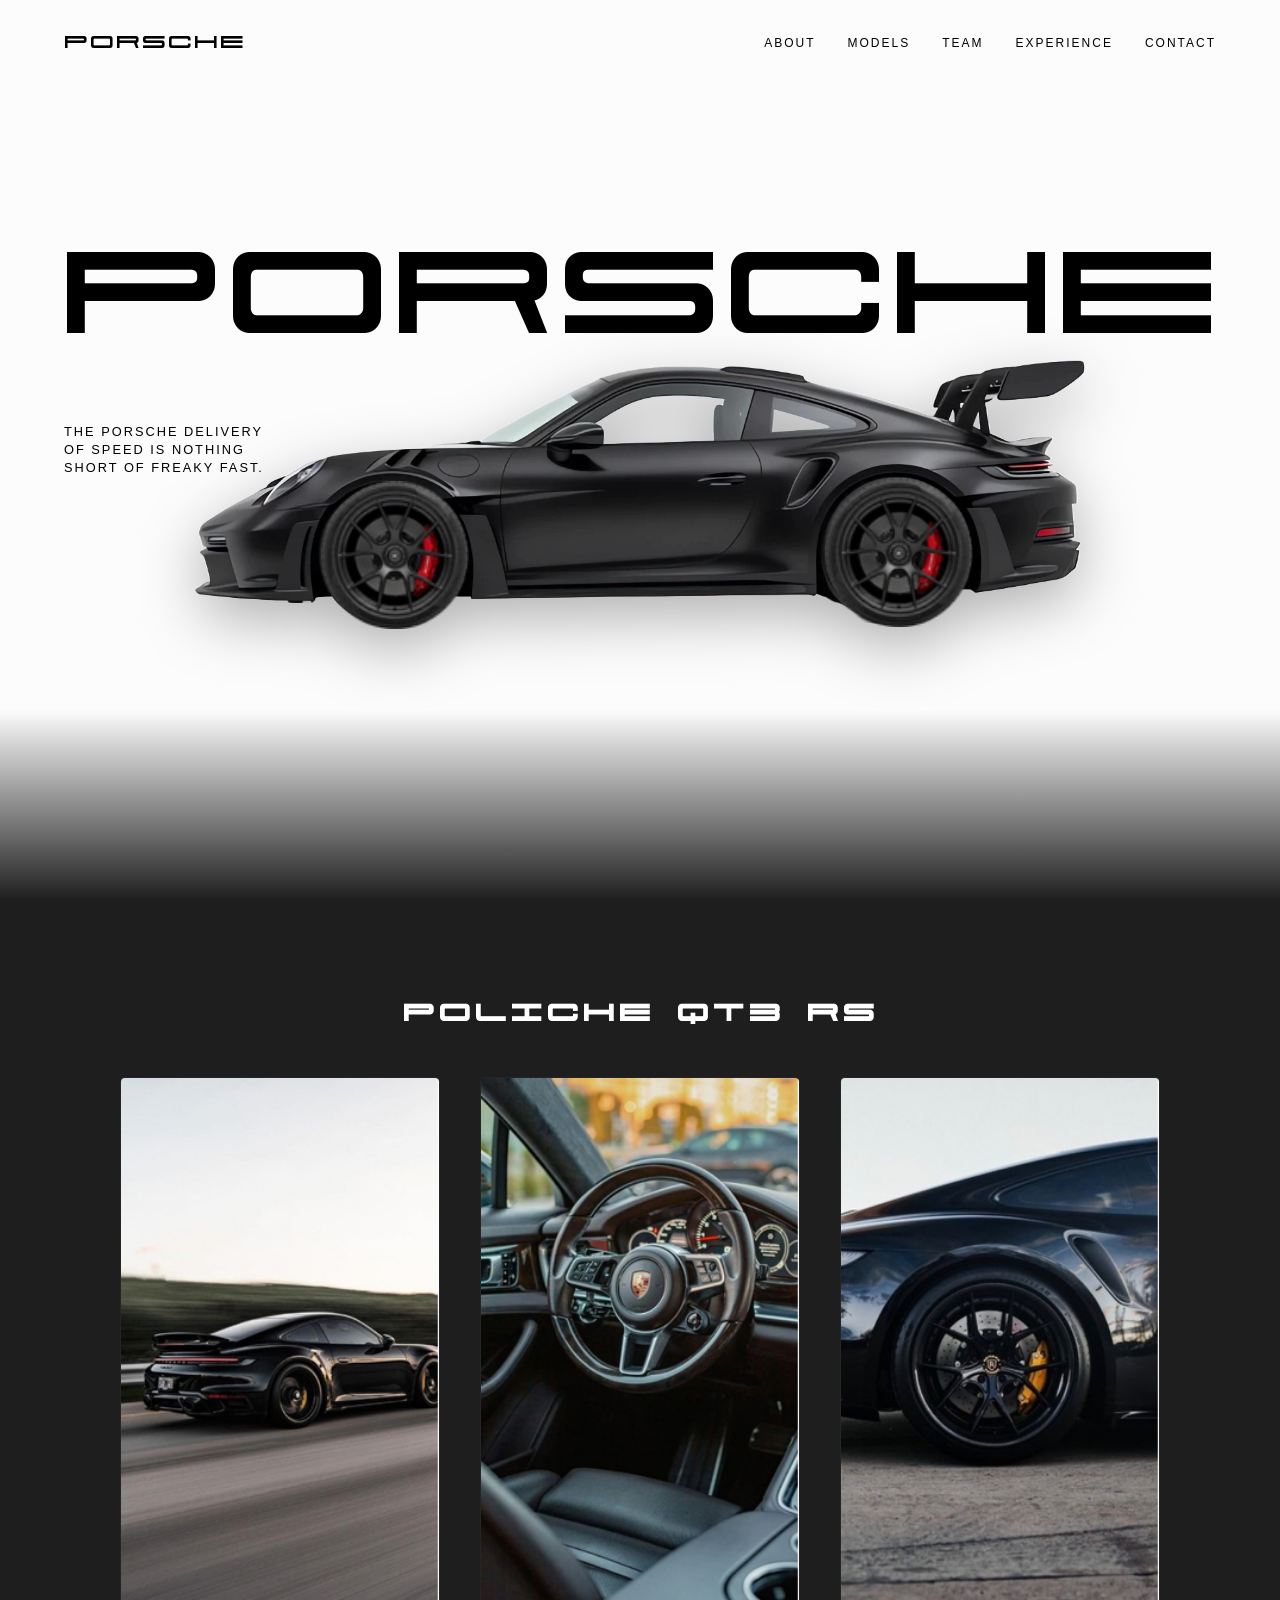
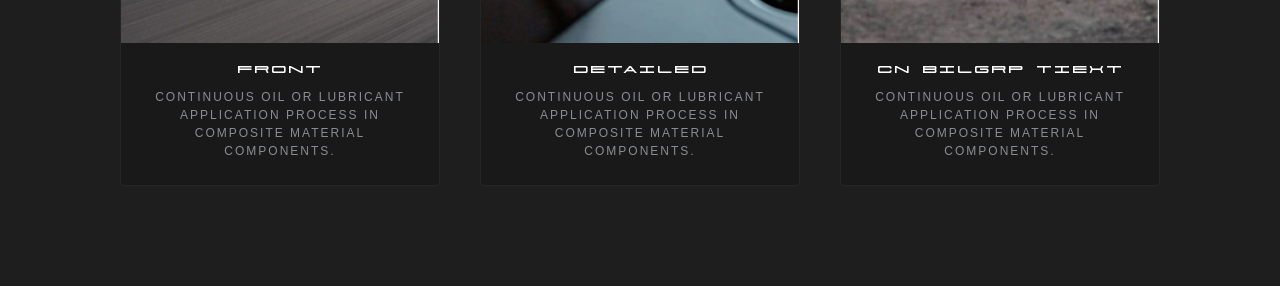
<file: index.html>
<!DOCTYPE html>
<html lang="pt-BR">
<head>
    <meta charset="UTF-8">
    <meta name="viewport" content="width=device-width, initial-scale=1.0">
    <title>PORSCHE</title>
    <link rel="stylesheet" href="style.css">
    <link
      rel="stylesheet"
      href="https://cdnjs.cloudflare.com/ajax/libs/animate.css/4.1.1/animate.min.css"
    />

    <style>
      /* ----------------------------------------------------
         MÉTODO 3: Animação via CSS Puro (Card 3)
         Usa o nome da animação 'pulse' do Animate.css de forma contínua
      ---------------------------------------------------- */
      .card-css {
        animation: pulse 2.5s infinite;
      }
    </style>
</head>
<body>
    <header>
        <h2 class="animate__animated ">porsche</h2>
        <nav>
            <a href="#">About</a>
            <a href="#">Models</a>
            <a href="#">Team</a>
            <a href="#">Experience</a>
            <a href="#">Contact</a>
        </nav>
    </header>

    <main>
        <section class="hero">
            <h1 class="animate__animated "> PORSCHE</h1>
            <p class="text-hero">THE PORSCHE DELIVERY OF SPEED IS NOTHING SHORT OF FREAKY FAST.</p>

            <!--carro-->
            <div class="carro-container animate__animated ">
                <img class="carro-img" src="img/car.webp" alt="porsche">
                
                <!--rodas-->
                <img class="rodas roda-dianteira " src="img/wheel.png" alt="roda">
                <img class="rodas roda-traseira " src="img/wheel.png" alt="roda">
            </div>
        </section>

        <section class="sobre">
          <h2 class="section-title">POLICHE QT3 RS</h2>
          <div class="sobre-container">
            
            <!-- ----------------------------------------------------
                 MÉTODO 1: Animação Nativa no HTML (Card 1)
                 Anima automaticamente ao carregar a página
            ---------------------------------------------------- -->
            <div class="info animate__animated animate__infinite animate__zoomInLeft animate__slow">
              <div class="img-wrapper">
                <img class="img-info" src="img/1.png" alt="Porsche Vista Traseira">
              </div>
              <h3 class="info-title">FRONT</h3>
              <p class="info-text">Continuous oil or lubricant application process in composite material components.</p>
            </div>

            <!-- ----------------------------------------------------
                 MÉTODO 2: Animação Dinâmica via JavaScript (Card 2)
                 Dispara a animação quando o usuário passa o mouse por cima (mouseenter)
            ---------------------------------------------------- -->
            <div class="info" id="cardJS" onmouseenter="animarCardJS()">
              <div class="img-wrapper">
                <img class="img-info" src="img/2.png" alt="Porsche Volante">
              </div>
              <h3 class="info-title">DETAILED</h3>
              <p class="info-text">Continuous oil or lubricant application process in composite material components.</p>
            </div>

            <!-- ----------------------------------------------------
                 MÉTODO 3: Animação via CSS Puro (Card 3)
                 Estilizada pela classe .card-css na tag <style>
            ---------------------------------------------------- -->
            <div class="info card-css">
              <div class="img-wrapper">
                <img class="img-info" src="img/3.png" alt="Porsche Roda">
              </div>
              <h3 class="info-title">CN BILGRP TIEXT</h3>
              <p class="info-text">Continuous oil or lubricant application process in composite material components.</p>
            </div>

          </div>
        </section>
    </main>

    <script>
      /* ----------------------------------------------------
         MÉTODO 2: Função JavaScript para o Card 2
      ---------------------------------------------------- */
      function animarCardJS() {
        const card = document.getElementById('cardJS');

        // Adiciona as classes para rodar a animação ao passar o mouse
        card.classList.add('animate__animated', 'animate__rubberBand');

        // Remove as classes ao fim para permitir repetir no próximo passe de mouse
        card.addEventListener('animationend', () => {
          card.classList.remove('animate__animated', 'animate__rubberBand');
        }, { once: true });
      }
    </script>
</body>
</html>
</file>
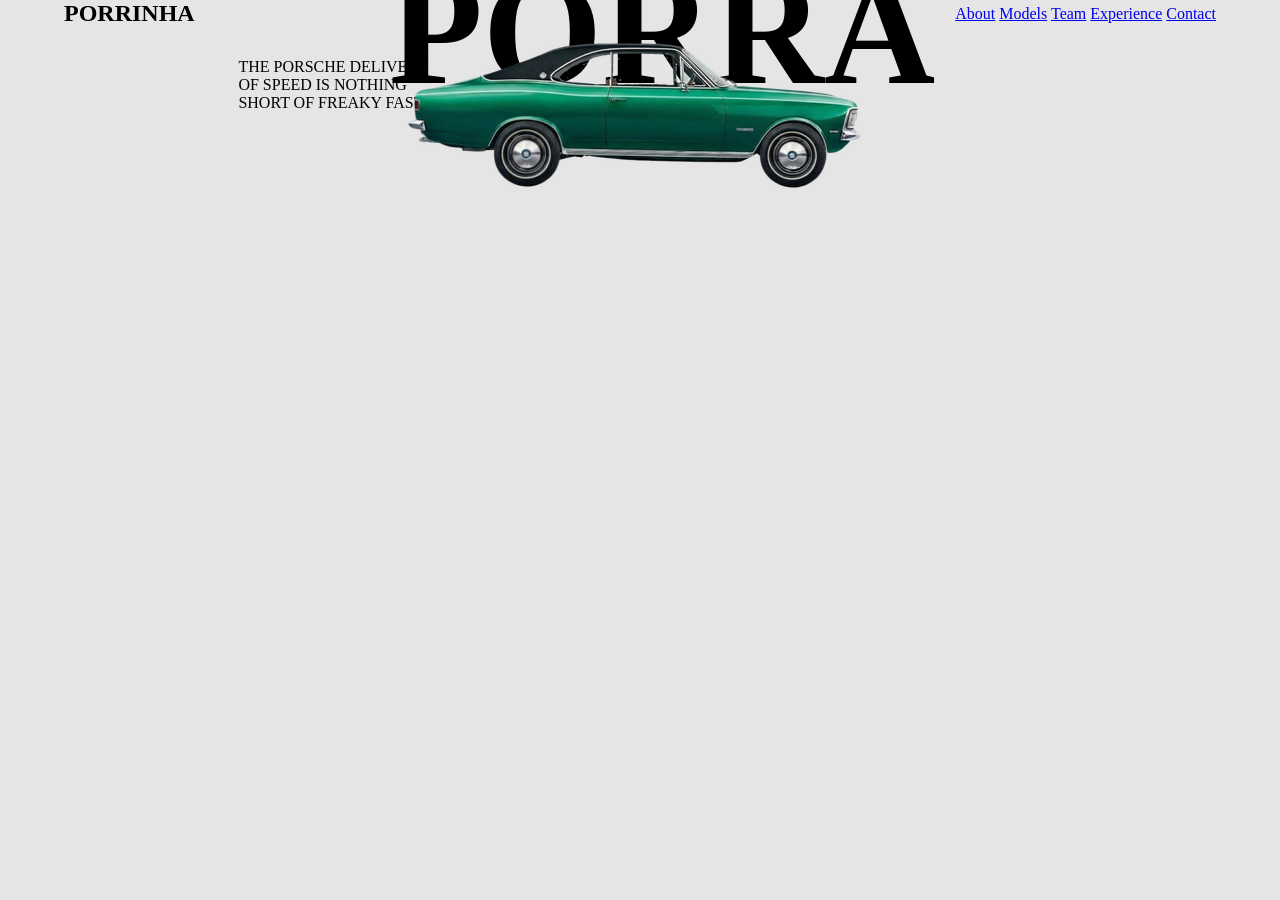
<file: ex.html>
<!DOCTYPE html>
<html lang="en">
<head>
    <meta charset="UTF-8">
    <meta name="viewport" content="width=device-width, initial-scale=1.0">
    <title>Document</title>
    <link rel="stylesheet" href="ex.css">
    <link
    rel="stylesheet"
    href="https://cdnjs.cloudflare.com/ajax/libs/animate.css/4.1.1/animate.min.css"
  />
</head>
<body>
    <main>

    <section class="hero">

        <header>
        <h2 class="logo">PORRINHA</h2>
        <nav class="nav-links">
            <a href="#">About</a>
            <a href="#">Models</a>
            <a href="#">Team</a>
            <a href="#">Experience</a>
            <a href="#">Contact</a>
        </nav>
        </header>

        <div class="conteudo-hero">
            <h1 class="titulo">PORRA</h1>
            <p class="hero-description">
            THE PORSCHE DELIVERY OF SPEED IS NOTHING SHORT OF FREAKY FAST.
            </p>

            <div class="container-carro  animate__animated animate__bounceInRight">
                <img src="img/carro.png" alt="carro">
                <img class="roda rodaTraseira animate__animated animate__rotateIn" src="img/roda.png" alt="roda">
                <img class="roda rodaDianteira animate__animated animate__rotateIn" src="img/roda.png" alt="roda">
            </div>
        </div>
 
    </section>
    </main>
</body>
</html>
</file>
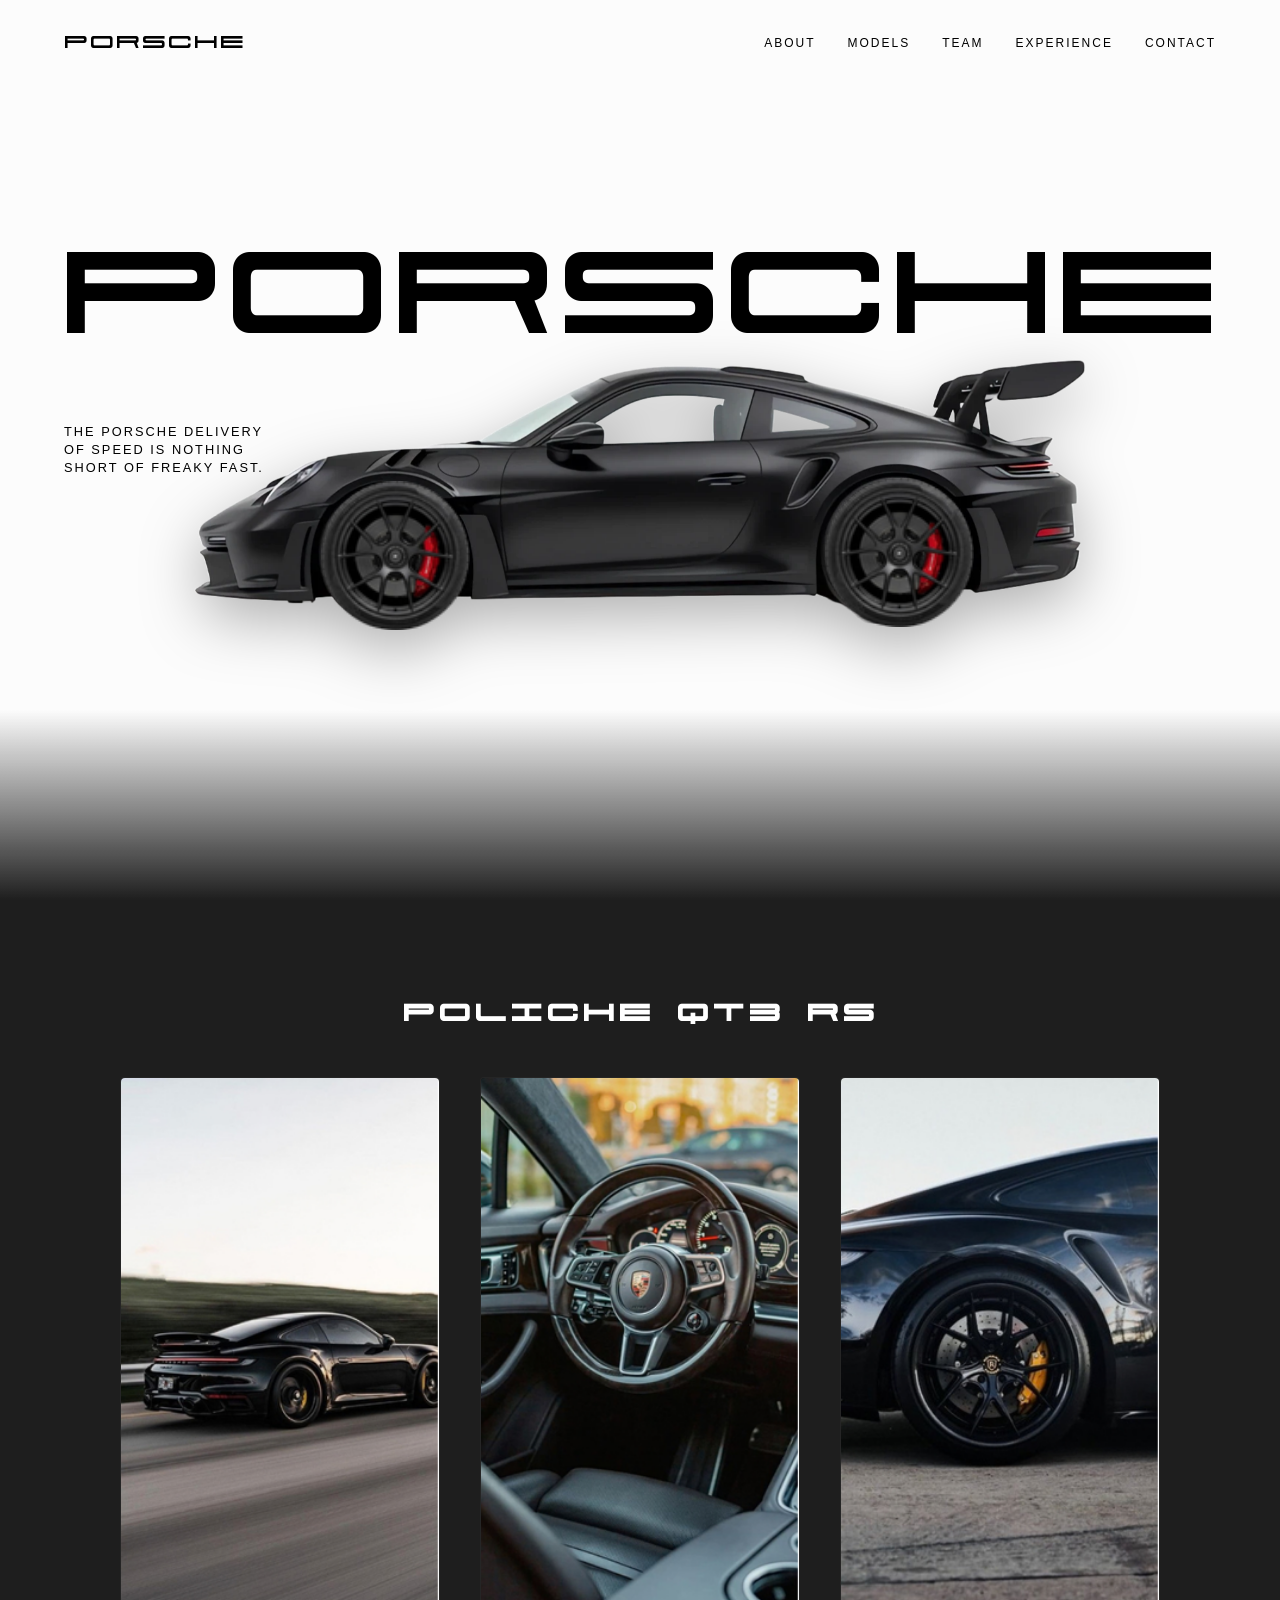
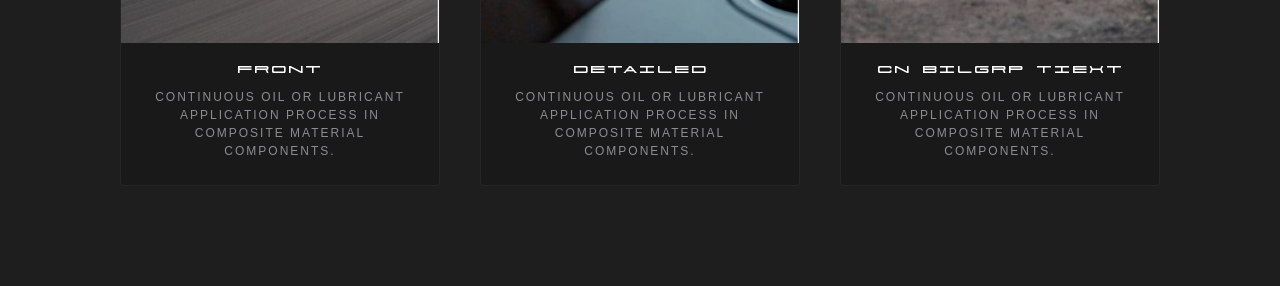
<file: index copy.html>
<!DOCTYPE html>
<html lang="pt-BR">
<head>
    <meta charset="UTF-8">
    <meta name="viewport" content="width=device-width, initial-scale=1.0">
    <title>PORSCHE</title>
    <link rel="stylesheet" href="style.css">
    <link
    rel="stylesheet"
    href="https://cdnjs.cloudflare.com/ajax/libs/animate.css/4.1.1/animate.min.css"
  />
</head>
<body>
    <header>
        <h2 class="">porsche</h2> <!--animar-->
        <nav>
            <a href="#">About</a>
            <a href="#">Models</a>
            <a href="#">Team</a>
            <a href="#">Experience</a>
            <a href="#">Contact</a>
        </nav>
    </header>

    <main>
        <section class="hero">
            <h1 class="animate__animated animate__zoomIn"> PORSCHE</h1>
            <p class="text-hero">THE PORSCHE DELIVERY OF SPEED IS NOTHING SHORT OF FREAKY FAST.</p>

        <!--carro--><div class="carro-container animate__animated ">
                <img class="carro-img" src="img/car.webp" alt="porsche">
                
   <!--rodas-->   <img class="rodas roda-dianteira animate__animated animate__rotateIn" src="img/wheel.png" alt="roda">
                    <img class="rodas roda-traseira animate__animated animate__rotateIn animate__infinite animate__faster" src="img/wheel.png" alt="roda">
                
            </div>
        </section>

        <section class="sobre">

          <h2 class="section-title">POLICHE QT3 RS</h2>
  <div class="sobre-container">
    
    <!-- Card 1 -->
    <div class="info">
      <div class="img-wrapper">
        <img class="img-info" src="img/1.png" alt="Porsche Vista Traseira">
      </div>
      <h3 class="info-title">FRONT</h3>
      <p class="info-text">Continuous oil or lubricant application process in composite material components.</p>
    </div>

    <!-- Card 2 -->
    <div class="info">
      <div class="img-wrapper">
        <img class="img-info" src="img/2.png" alt="Porsche Volante">
      </div>
      <h3 class="info-title">DETAILED</h3>
      <p class="info-text">Continuous oil or lubricant application process in composite material components.</p>
    </div>

    <!-- Card 3 -->
    <div class="info">
      <div class="img-wrapper">
        <img class="img-info" src="img/3.png" alt="Porsche Roda">
      </div>
      <h3 class="info-title">CN BILGRP TIEXT</h3>
      <p class="info-text">Continuous oil or lubricant application process in composite material components.</p>
    </div>

  </div>
</section>
    </main>
</body>
</html>
</file>
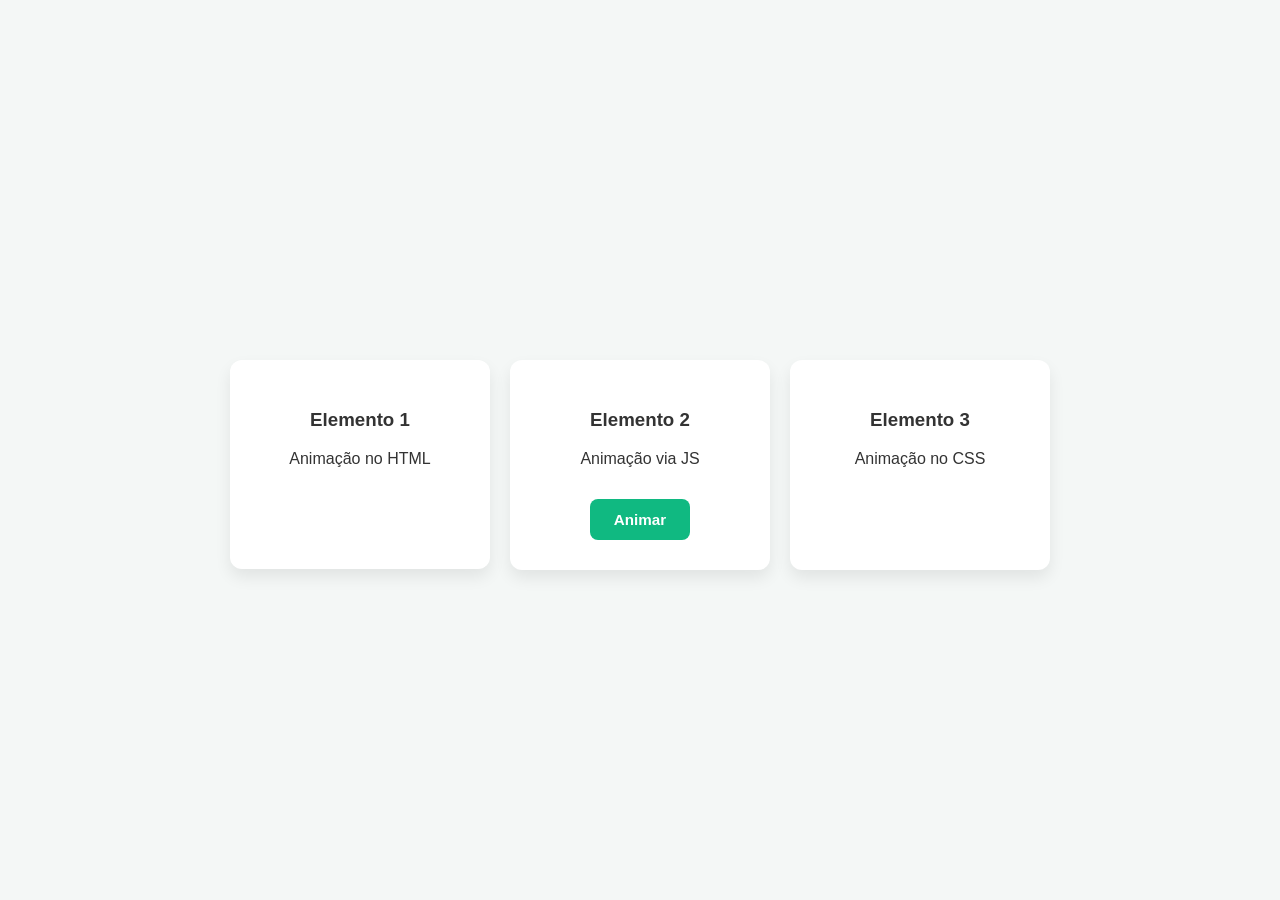
<file: test copy.html>
<!DOCTYPE html>
<html lang="pt-BR">
<head>
  <meta charset="UTF-8">
  <title>Atividade Prática - Animate.css</title>

  <!-- CDN do Animate.css -->
  <link rel="stylesheet" href="https://cdnjs.cloudflare.com/ajax/libs/animate.css/4.1.1/animate.min.css"/>

  <style>
    body {
      font-family: 'Segoe UI', Tahoma, Geneva, Verdana, sans-serif;
      display: flex;
      flex-direction: column;
      align-items: center;
      justify-content: center;
      min-height: 100vh;
      margin: 0;
      background-color: #f4f7f6;
      color: #333;
      transition: background-color 0.3s, color 0.3s;
    }

    .container {
      display: flex;
      gap: 20px;
      flex-wrap: wrap;
      justify-content: center;
      margin-top: 30px;
    }

    .card {
      background: #ffffff;
      padding: 30px;
      border-radius: 12px;
      box-shadow: 0 8px 16px rgba(0,0,0,0.08);
      width: 200px;
      text-align: center;
      transition: background-color 0.3s;
    }




    /* Método 3: Animação via CSS */
    .card-css {
      animation: bounce;
      animation-duration: 2s; 
      /* ALUNO: Adicione aqui a propriedade 'animation' com o nome da animação do Animate.css */
    }




    button {
      padding: 12px 24px;
      font-size: 0.95rem;
      font-weight: 600;
      border: none;
      border-radius: 8px;
      cursor: pointer;
      background-color: #4f46e5;
      color: white;
      transition: transform 0.2s, background-color 0.2s;
    }


    .btn-acao {
      margin-top: 15px;
      background-color: #10b981;
    }

    .btn-acao:hover {
      background-color: #059669;
    }
  </style>
</head>
<body>

  

  <div class="container">

    <!-- FORMA 1: Aplicar direto no HTML -->
    <!-- ALUNO: Adicione as classes do Animate.css na div abaixo (ex: animate__animated animate__bounce) -->
    <div class="card animate__animated animate__bounce">
      <h3>Elemento 1</h3>
      <p>Animação no HTML</p>
    </div>

    <!-- FORMA 2: Aplicar via JavaScript ao Clicar -->
    <div id="cardJS" class="card">
      <h3>Elemento 2</h3>
      <p>Animação via JS</p>
      <button class="btn-acao" onclick="animarComJS()">Animar</button>
    </div>

    <!-- FORMA 3: Aplicar via CSS Puro -->
    <div class="card card-css">
      <h3>Elemento 3</h3>
      <p>Animação no CSS</p>
    </div>

  </div>

  <script>
    // FORMA 2: Animação via JavaScript
    function animarComJS() {
      const el = document.getElementById('cardJS');

      //Adicione as classes do Animate.css ao elemento usando el.classList.add(...)
      el.classList.add('animate__animated', 'animate__rotateIn');

      // Opcional: Remove as classes após o fim para poder animar de novo
      el.addEventListener('animationend', () => {

        //Remova as classes usando el.classList.remove(...)
      }, { once: true });
    }

  </script>

</body>
</html>
</file>
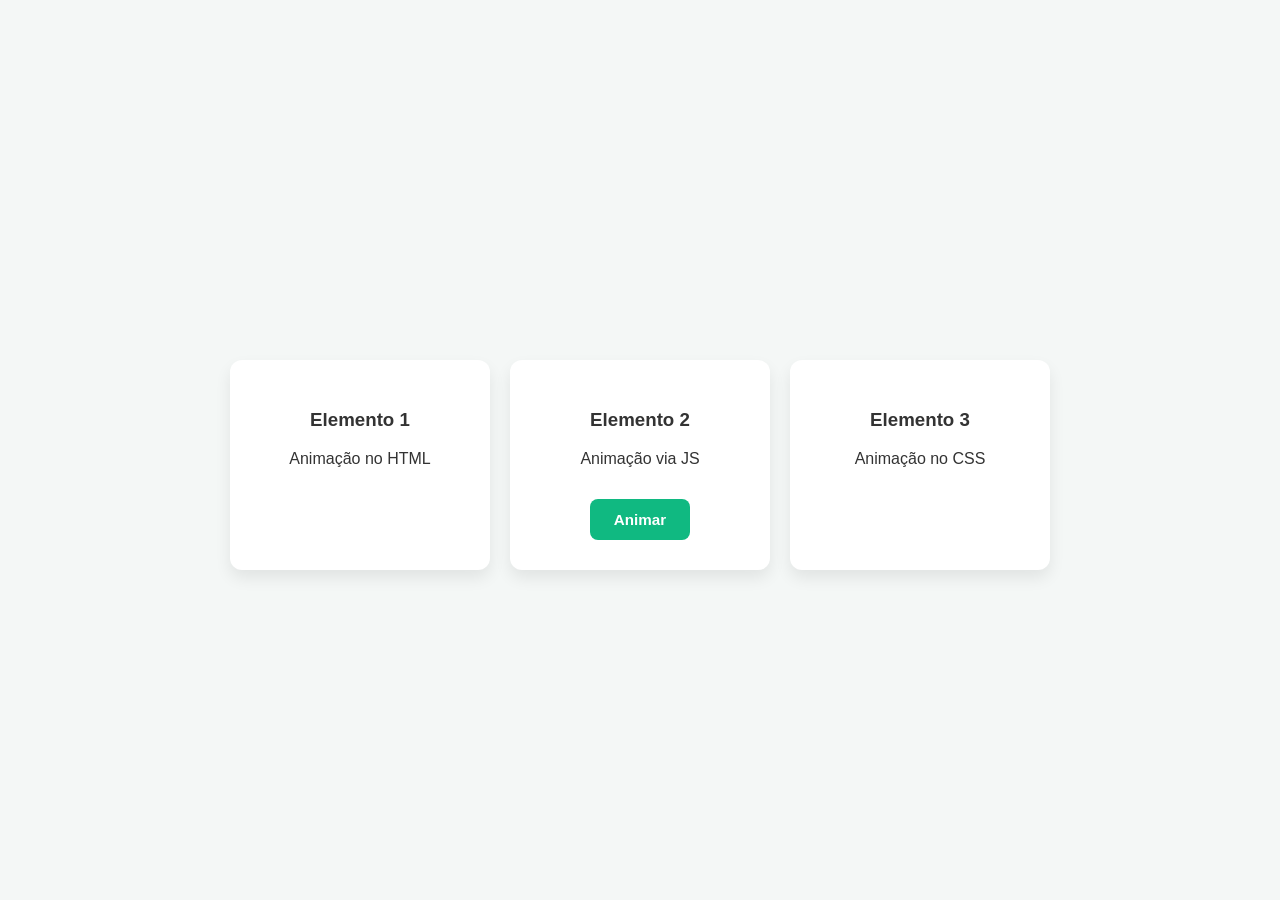
<file: test.html>
<!DOCTYPE html>
<html lang="pt-BR">
<head>
  <meta charset="UTF-8">
  <title>Atividade Prática - Animate.css</title>

  <!-- CDN do Animate.css -->
  <link rel="stylesheet" href="https://cdnjs.cloudflare.com/ajax/libs/animate.css/4.1.1/animate.min.css"/>

  <style>
    body {
      font-family: 'Segoe UI', Tahoma, Geneva, Verdana, sans-serif;
      display: flex;
      flex-direction: column;
      align-items: center;
      justify-content: center;
      min-height: 100vh;
      margin: 0;
      background-color: #f4f7f6;
      color: #333;
      transition: background-color 0.3s, color 0.3s;
    }

    .container {
      display: flex;
      gap: 20px;
      flex-wrap: wrap;
      justify-content: center;
      margin-top: 30px;
    }

    .card {
      background: #ffffff;
      padding: 30px;
      border-radius: 12px;
      box-shadow: 0 8px 16px rgba(0,0,0,0.08);
      width: 200px;
      text-align: center;
      transition: background-color 0.3s;
    }




    /* Método 3: Animação via CSS */
    .card-css {
      
      /* ALUNO: Adicione aqui a propriedade 'animation' com o nome da animação do Animate.css */
    }




    button {
      padding: 12px 24px;
      font-size: 0.95rem;
      font-weight: 600;
      border: none;
      border-radius: 8px;
      cursor: pointer;
      background-color: #4f46e5;
      color: white;
      transition: transform 0.2s, background-color 0.2s;
    }


    .btn-acao {
      margin-top: 15px;
      background-color: #10b981;
    }

    .btn-acao:hover {
      background-color: #059669;
    }
  </style>
</head>
<body>

  

  <div class="container">

    <!-- FORMA 1: Aplicar direto no HTML -->
    <!-- ALUNO: Adicione as classes do Animate.css na div abaixo (ex: animate__animated animate__bounce) -->
    <div class="card ">
      <h3>Elemento 1</h3>
      <p>Animação no HTML</p>
    </div>

    <!-- FORMA 2: Aplicar via JavaScript ao Clicar -->
    <div id="cardJS" class="card">
      <h3>Elemento 2</h3>
      <p>Animação via JS</p>
      <button class="btn-acao" onclick="animarComJS()">Animar</button>
    </div>

    <!-- FORMA 3: Aplicar via CSS Puro -->
    <div class="card card-css">
      <h3>Elemento 3</h3>
      <p>Animação no CSS</p>
    </div>

  </div>

  <script>
    // FORMA 2: Animação via JavaScript
    function animarComJS() {
      const el = document.getElementById('cardJS');

      //Adicione as classes do Animate.css ao elemento usando el.classList.add(...)
      

      // Opcional: Remove as classes após o fim para poder animar de novo
      el.addEventListener('animationend', () => {

        //Remova as classes usando el.classList.remove(...)
      }, { once: true });
    }

  </script>

</body>
</html>
</file>
<file: style.css>
/* RESET GLOBAL */
* {
  margin: 0;
  padding: 0;
  box-sizing: border-box;
  text-decoration: none;
  color: black;
  font-family: 'Arial', sans-serif;
  letter-spacing: 2px;
  text-transform: uppercase;
}

@font-face {
  font-family: '911 Porscha';
  src: url('fonts/911porschav3.ttf') format('truetype');
  font-weight: normal;
  font-style: normal;
}



h1 ,.section-title , .info {
  animation: bounce;
}



main {
  background-color: #fcfcfc;
  width: 100%;
}

/* HEADER / MENU SUPERIOR */
header {
  position: absolute;
  top: 0;
  left: 0;
  width: 100%;
  display: flex;
  justify-content: space-between;
  align-items: center;
  padding: 2rem 5%;
  z-index: 10; /* Mantém o menu por cima de tudo */
  background-color: transparent;
  
}

h2 {
  font-family: '911 Porscha', sans-serif;
  font-weight: 100;
  font-size: 1.5rem;
}

nav {
  display: flex;
  gap: 2rem;
  font-size: 12px;
}

nav a {
  color: #000;
  font-weight: lighter;
}

/* SEÇÃO HERO */
.hero {
  position: relative;
  width: 100%;
  min-height: 100vh;
  display: flex;
  align-items: center;
  justify-content: center;
  background-color: #fcfcfc;
  overflow: hidden;
}

/* GRADIENTE DE TRANSIÇÃO ENTRE AS SEÇÕES */
.hero::after {
  content: '';
  position: absolute;
  bottom: 0;
  left: 0;
  width: 100%;
  height: 190px;
  background: linear-gradient(
    to bottom,
    rgba(252, 252, 252, 0) 0%,
    #1e1e1e 100%
  );
  pointer-events: none;
  z-index: 5;
}

/* TÍTULO GIGANTE "PORSCHE" AO FUNDO */
h1 {
  position: absolute;
  font-family: '911 Porscha', sans-serif;
  font-weight: 100;
  font-size: clamp(4rem, 13vw, 12rem);
  text-align: center;
  top: 25%;
  z-index: 1;
  user-select: none;
}

/* TEXTO DESCRITIVO DA HERO */
.text-hero {
  position: absolute;
  left: 5%;
  width: 220px;
  top: 50%;
  transform: translateY(-50%);
  font-size: 0.8rem;
  font-weight: lighter;
  line-height: 1.4;
  z-index: 4;
}

/* CARRO E RODAS SOBREPOSTAS */
.carro-container {
  position: relative;
  width: 75vw;
  max-width: 900px;
  margin-top: 80px; /* Empurra o carro ligeiramente para baixo do título */
  z-index: 2;
  filter: drop-shadow(0 20px 30px rgba(0, 0, 0, 0.3));
}

.carro-img {
  width: 100%;
  height: auto;
  display: block;
}

/* BASE DAS RODAS */
.rodas {
  position: absolute;
  width: 16.5%; /* Tamanho proporcional à carcaça */
  z-index: 3;
}

.roda-dianteira {
  bottom: 1%;
  right: 13%;
}

.roda-traseira {
  bottom: 0%;
  left: 14.5%;
}

@keyframes girarRoda {
  from { transform: rotate(0deg); }
  to { transform: rotate(360deg); }
}


/* ========================================== */
/* SECTION 2 - SOBRE (CARDS)                  */
/* ========================================== */

.sobre {
  width: 100%;
  background-color: #1e1e1e;
  display: flex;
  flex-direction: column; /* Organiza título no topo e cards embaixo */
  align-items: center;
  padding: 100px 20px;
}

.section-title {
  color: #ffffff;
  font-family: '911 Porscha', 'Arial', sans-serif;
  font-size: 2rem;
  font-weight: 700;
  letter-spacing: 4px;
  text-align: center;
  margin-bottom: 50px; /* Espaço entre o título e os cards */
}

/* CONTAINER DOS 3 CARDS */
.sobre-container {
  display: flex;
  justify-content: center;
  gap: 40px;
  max-width: 1100px;
  width: 100%;
}

/* CARD INDIVIDUAL */
.info {
  flex: 1;
  max-width: 320px;
  background: rgb(25, 25, 25);
  border: 1px solid rgba(255, 255, 255, 0.05);
  border-radius: 4px;
  padding: 0 0 25px 0;
  display: flex;
  flex-direction: column;
  align-items: center;
  text-align: center;
  transition: transform 0.3s ease, background 0.3s ease;
}

.info:hover {
  transform: translateY(-5px);
  background: rgba(255, 255, 255, 0.08);
}

.img-wrapper {
  width: 100%;
  border-radius: 4px 4px 0 0;
  margin-bottom: 20px;
  overflow: hidden;
}

.img-info {
  width: 100%;
  height: 100%;
  object-fit: cover; /* Evita que a foto fique esticada */
  display: block;
}

.info-title {
  color: #ffffff;
  font-family: '911 Porscha', sans-serif;
  font-size: 0.95rem;
  font-weight: 300;
  margin-bottom: 12px;
}

.info-text {
  color: #8a8d93;
  font-size: 0.75rem;
  line-height: 1.5;
  font-weight: 400;
  max-width: 90%;
}

/* RESPONSIVIDADE PARA CELULAR */
@media (max-width: 768px) {
  .sobre-container {
    flex-direction: column;
    align-items: center;
  }
  
  .info {
    width: 100%;
    max-width: 100%;
  }

  .text-hero {
    position: static;
    width: 90%;
    text-align: center;
    margin-bottom: 20px;
  }
}
</file>
<file: ex.css>
* {
  margin: 0;
  padding: 0;
  box-sizing: border-box;
}

body {
  background-color: #e5e5e5;
}

.hero {
  width: 100%;
  min-height: 100vh;
  display: flex;
  align-items: center;            /* Alinha ambos na vertical */
  flex-direction: column;
  padding: 0 5%;
}

header {
  width: 100%;                 /* Faz o menu ocupar toda a largura disponível */
  display: flex;               /* Ativa o Flexbox para alinhar a logo e os links */
  justify-content: space-between; /* Coloca a logo à esquerda e os links à direita */
  align-items: center;         /* Alinha a logo e os links no centro verticalmente */
  z-index: 10;                 /* Garante que a barra fique visível por cima dos elementos de fundo */
}

.conteudo-hero {
  position: relative;
  width: 80;
  justify-content: center;
  align-items: center;
  
}
.container-carro {
  position: relative;
  width: 80%;
  z-index: 2;
  
}

.hero-description {
  position: absolute;
  left: 0;
  width: 200px;
  top: 20%;
  left: -30%;
}

h1 {
  position: absolute;
  justify-self: center;
  font-size: clamp(5rem, 12vw, 12rem);
  user-select: none;
  z-index: 1;
  bottom: 60px;
}

.roda {
  position: absolute;
  width: 17%;
  z-index: 10;
}

.rodaTraseira {
  bottom: -5%;
  left: 26%;
}

.rodaDianteira {
  bottom: -6%;
  right: -9.2%;
}
</file>
